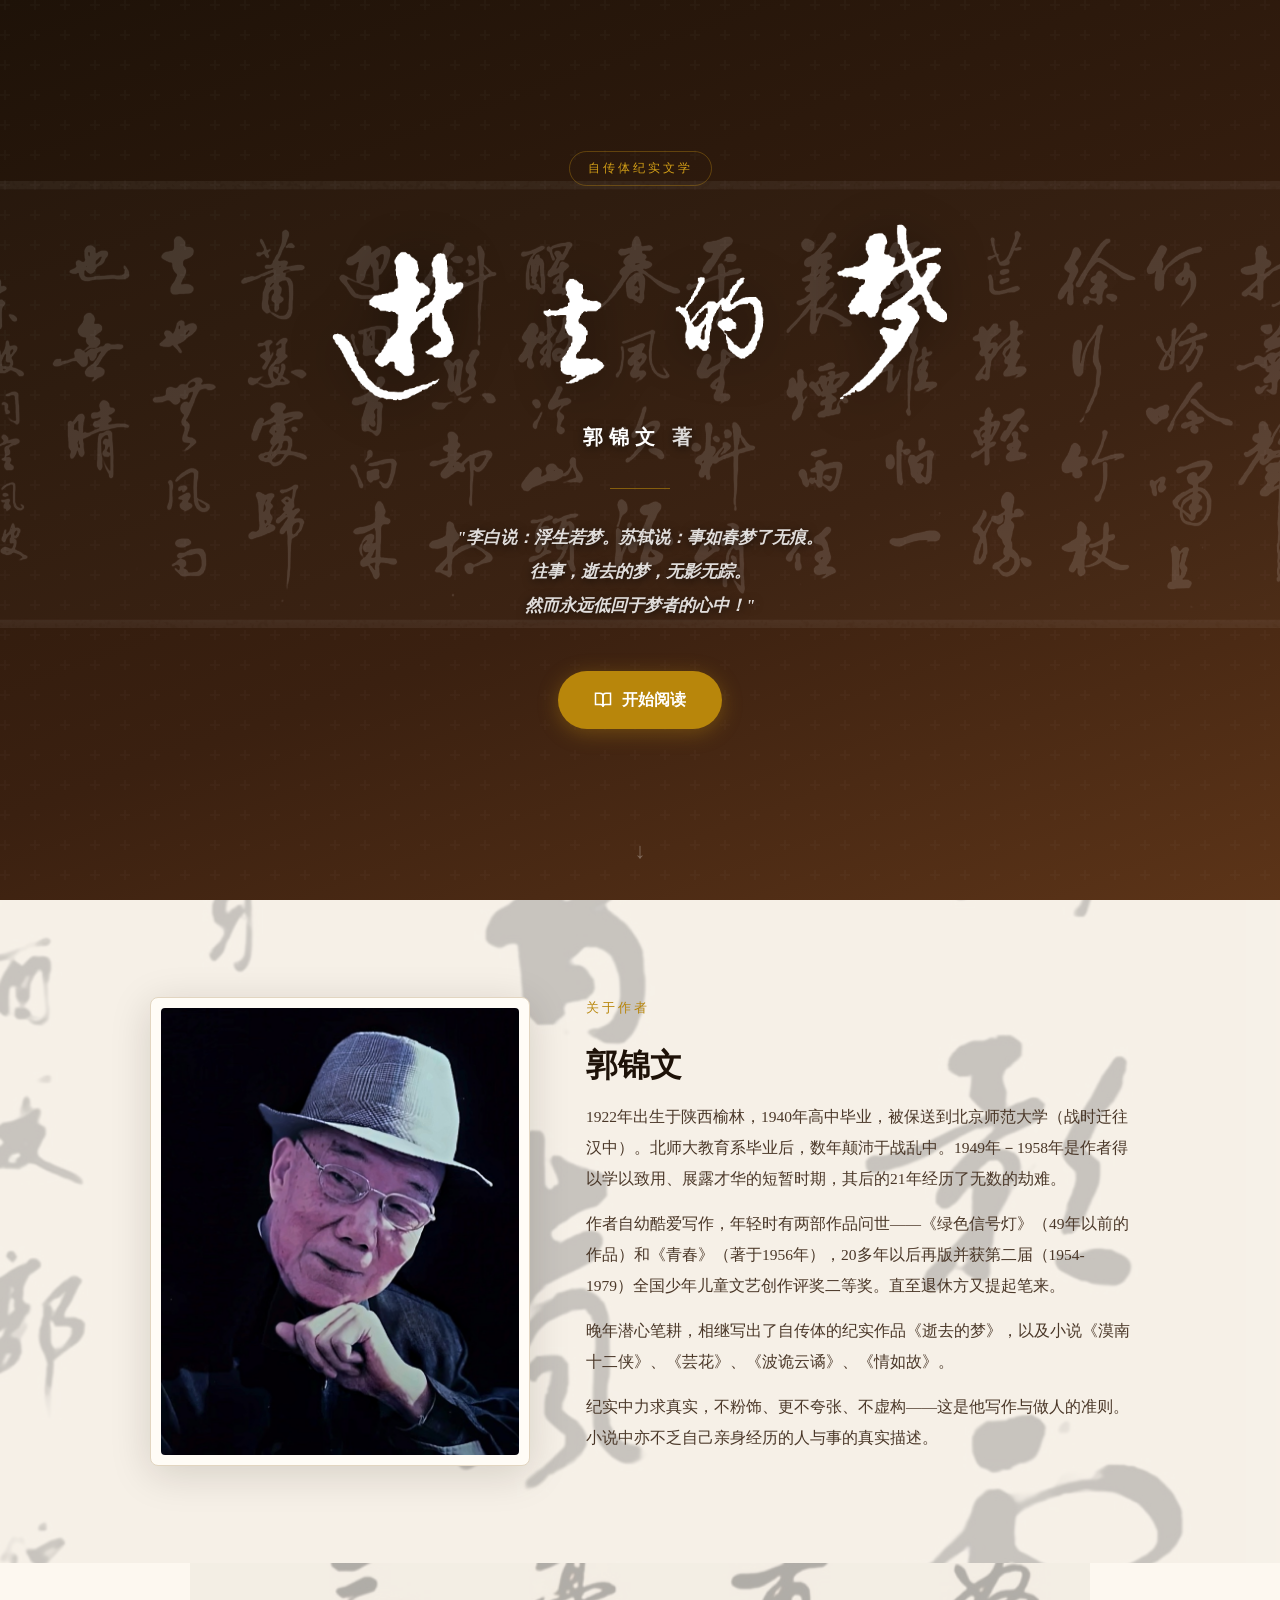
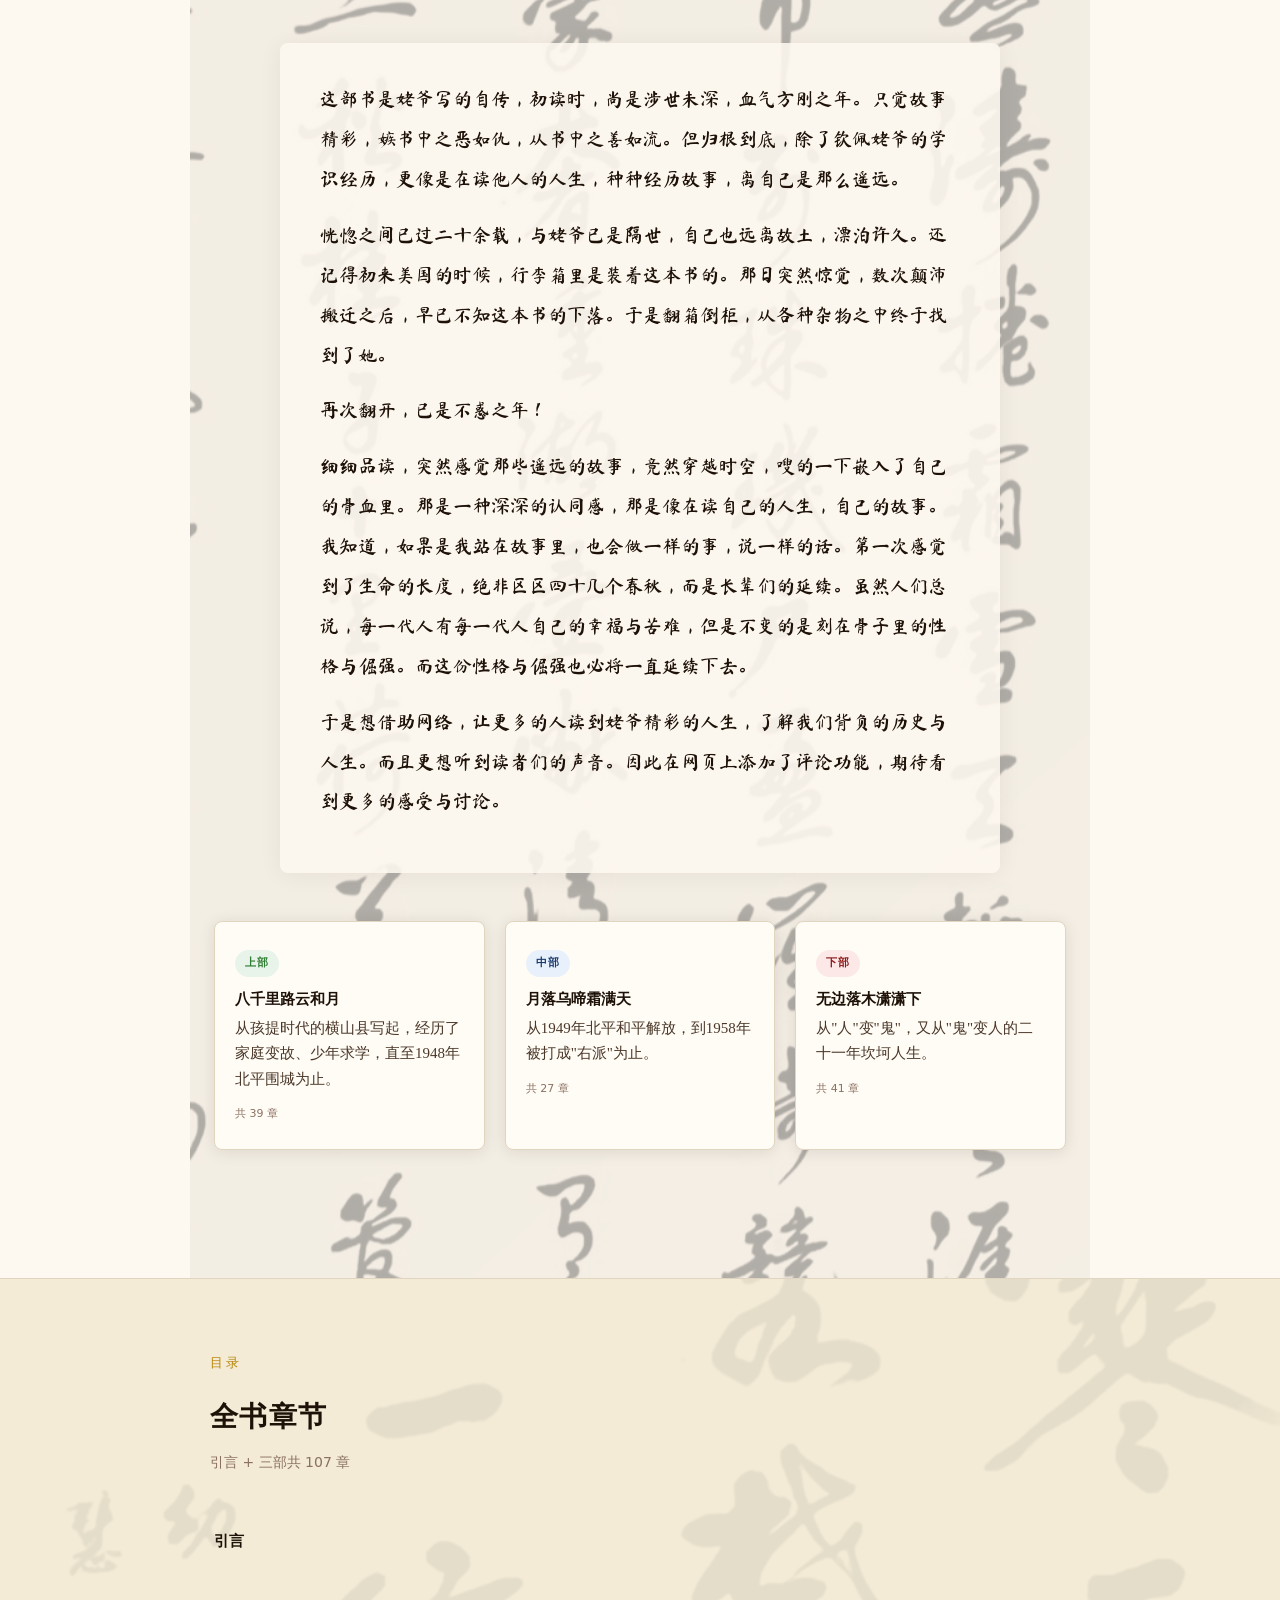
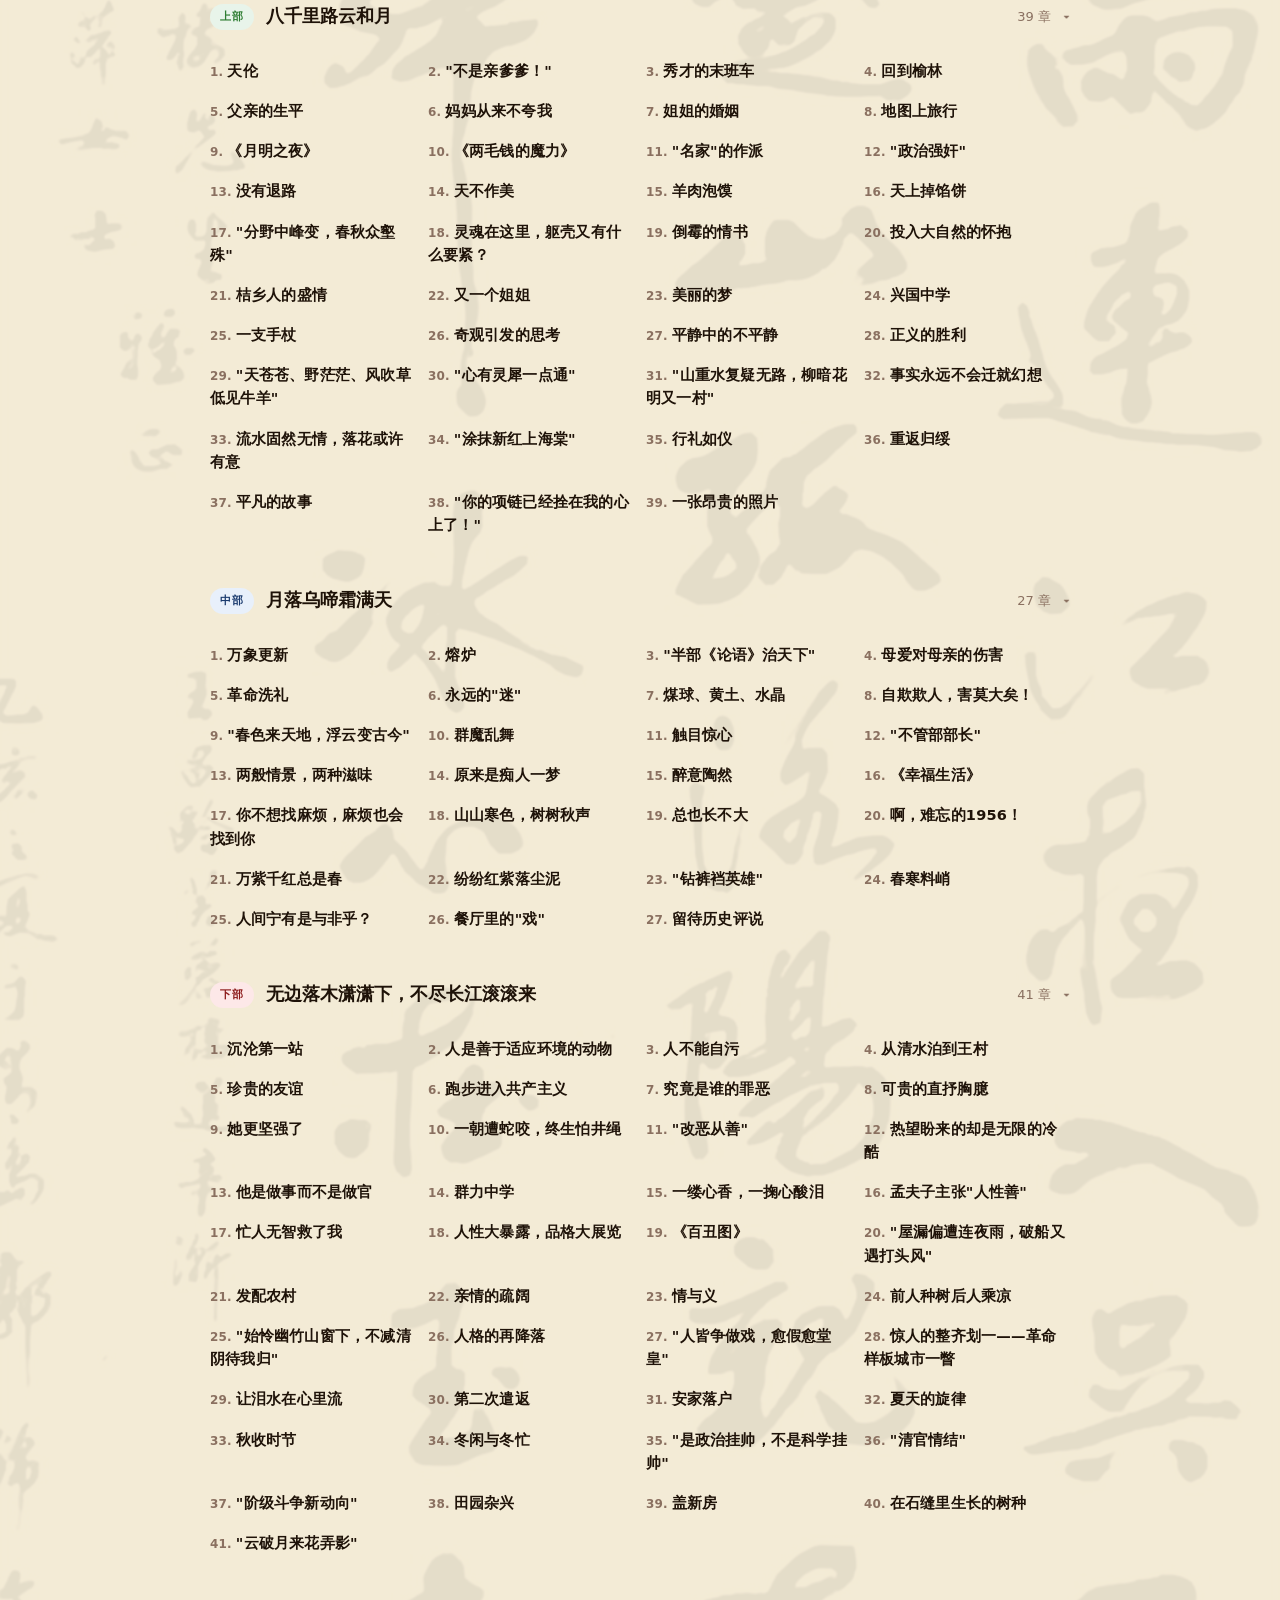
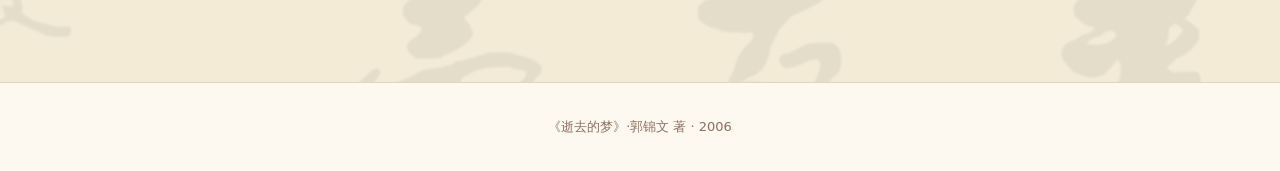
<file: index.html>
<!DOCTYPE html>
<html lang="zh-CN">
<head>
<meta charset="UTF-8">
<meta name="viewport" content="width=device-width, initial-scale=1.0">
<title>逝去的梦 — 郭锦文 著</title>
<link rel="stylesheet" href="css/style.css?v=21">
<style>
.intro-quote {
  background: var(--paper-card);
  border-left: 3px solid var(--gold);
  padding: 20px 24px;
  margin: 32px 0;
  border-radius: 0 var(--radius) var(--radius) 0;
  font-style: italic;
  color: var(--ink-light);
  font-size: 15px;
  line-height: 2;
}
.part-cards {
  display: grid;
  grid-template-columns: repeat(3, 1fr);
  gap: 20px;
  margin: 48px 0;
}
@media (max-width: 660px) {
  .part-cards { grid-template-columns: 1fr; gap: 16px; }
}
.part-card {
  background: var(--paper-card);
  border: 1px solid var(--border);
  border-radius: var(--radius);
  padding: 24px 20px;
  box-shadow: var(--shadow);
  transition: box-shadow 0.2s, transform 0.2s;
  cursor: pointer;
  text-decoration: none;
  display: block;
  color: inherit;
}
.part-card:hover {
  box-shadow: var(--shadow-lg);
  transform: translateY(-3px);
  text-decoration: none;
  color: inherit;
}
.part-card-badge {
  font-family: var(--font-ui);
  font-size: 11px;
  font-weight: 700;
  letter-spacing: 1px;
  text-transform: uppercase;
  padding: 3px 10px;
  border-radius: 20px;
  display: inline-block;
  margin-bottom: 12px;
}
.part-card-title { font-size: 15px; font-weight: 700; margin-bottom: 6px; line-height: 1.4; }
.part-card-subtitle { font-size: 12px; color: var(--ink-faint); font-family: var(--font-ui); margin-bottom: 12px; }
.part-card-desc { font-size: 15px; color: var(--ink-light); line-height: 1.7; }
.part-card-count { font-size: 11px; color: var(--ink-faint); font-family: var(--font-ui); margin-top: 12px; }

/* Continue reading banner */
.continue-banner {
  display: none;
  position: fixed;
  bottom: 24px;
  left: 50%;
  transform: translateX(-50%);
  background: var(--ink);
  color: #fff;
  border-radius: 50px;
  padding: 14px 24px;
  display: none;
  align-items: center;
  gap: 16px;
  box-shadow: 0 8px 32px rgba(0,0,0,0.35);
  z-index: 100;
  max-width: calc(100vw - 32px);
  animation: slideUp 0.4s ease;
}
@keyframes slideUp {
  from { transform: translateX(-50%) translateY(20px); opacity: 0; }
  to   { transform: translateX(-50%) translateY(0);    opacity: 1; }
}
.continue-banner.visible { display: flex; }
.continue-text { font-family: var(--font-ui); font-size: 13px; line-height: 1.4; }
.continue-text strong { display: block; font-size: 14px; white-space: nowrap; overflow: hidden; text-overflow: ellipsis; max-width: 200px; }
.continue-text span { color: rgba(255,255,255,0.55); font-size: 12px; }
.continue-btn {
  background: var(--gold);
  color: #fff;
  border: none;
  border-radius: 50px;
  padding: 8px 20px;
  font-family: var(--font-ui);
  font-size: 13px;
  font-weight: 600;
  cursor: pointer;
  white-space: nowrap;
  text-decoration: none;
}
.continue-btn:hover { background: var(--gold-light); color: #fff; text-decoration: none; }
.continue-close {
  background: none;
  border: none;
  color: rgba(255,255,255,0.4);
  font-size: 18px;
  cursor: pointer;
  padding: 0 4px;
  line-height: 1;
  flex-shrink: 0;
}
.continue-close:hover { color: rgba(255,255,255,0.8); }
</style>
</head>
<body>

<!-- Hero -->
<section class="hero">
  <div class="hero-inner">
    <div class="hero-badge">自传体纪实文学</div>
    <h1 class="hero-title"><img src="img/title-calligraphy.png" alt="逝去的梦"></h1>
    <p class="hero-author"><span>郭锦文</span> 著</p>
    <div class="hero-divider"></div>
    <p class="hero-tagline">
      "李白说：浮生若梦。苏轼说：事如春梦了无痕。<br>
      往事，逝去的梦，无影无踪。<br>
      然而永远低回于梦者的心中！"
    </p>
    <a href="read.html" class="hero-cta">
      <svg width="18" height="18" viewBox="0 0 24 24" fill="none" stroke="currentColor" stroke-width="2"><path d="M2 3h6a4 4 0 0 1 4 4v14a3 3 0 0 0-3-3H2z"/><path d="M22 3h-6a4 4 0 0 0-4 4v14a3 3 0 0 1 3-3h7z"/></svg>
      开始阅读
    </a>
  </div>
  <div class="hero-scroll">↓</div>
</section>

<!-- Author -->
<section class="author-section" id="author-section">
  <div class="author-inner">
    <div class="author-portrait-frame">
      <img src="img/author-portrait.jpg" alt="作者郭锦文" loading="lazy">
    </div>
    <div>
      <div class="section-title">关于作者</div>
      <h2 class="author-name">郭锦文</h2>
      <div class="author-bio">
        <p>1922年出生于陕西榆林，1940年高中毕业，被保送到北京师范大学（战时迁往汉中）。北师大教育系毕业后，数年颠沛于战乱中。1949年－1958年是作者得以学以致用、展露才华的短暂时期，其后的21年经历了无数的劫难。</p>
        <p>作者自幼酷爱写作，年轻时有两部作品问世——《绿色信号灯》（49年以前的作品）和《青春》（著于1956年），20多年以后再版并获第二届（1954-1979）全国少年儿童文艺创作评奖二等奖。直至退休方又提起笔来。</p>
        <p>晚年潜心笔耕，相继写出了自传体的纪实作品《逝去的梦》，以及小说《漠南十二侠》、《芸花》、《波诡云谲》、《情如故》。</p>
        <p>纪实中力求真实，不粉饰、更不夸张、不虚构——这是他写作与做人的准则。小说中亦不乏自己亲身经历的人与事的真实描述。</p>
      </div>
    </div>
  </div>
</section>

<!-- About -->
<section class="about-section ink-bg ink-bg-wanghaichao" id="about-section">
  <div class="about-text preface-text">
    <p>这部书是姥爷写的自传，初读时，尚是涉世未深，血气方刚之年。只觉故事精彩，嫉书中之恶如仇，从书中之善如流。但归根到底，除了钦佩姥爷的学识经历，更像是在读他人的人生，种种经历故事，离自己是那么遥远。</p>
    <p>恍惚之间已过二十余载，与姥爷已是隔世，自己也远离故土，漂泊许久。还记得初来美国的时候，行李箱里是装着这本书的。那日突然惊觉，数次颠沛搬迁之后，早已不知这本书的下落。于是翻箱倒柜，从各种杂物之中终于找到了她。</p>
    <p>再次翻开，已是不惑之年！</p>
    <p>细细品读，突然感觉那些遥远的故事，竟然穿越时空，嗖的一下嵌入了自己的骨血里。那是一种深深的认同感，那是像在读自己的人生，自己的故事。我知道，如果是我站在故事里，也会做一样的事，说一样的话。第一次感觉到了生命的长度，绝非区区四十几个春秋，而是长辈们的延续。虽然人们总说，每一代人有每一代人自己的幸福与苦难，但是不变的是刻在骨子里的性格与倔强。而这份性格与倔强也必将一直延续下去。</p>
    <p>于是想借助网络，让更多的人读到姥爷精彩的人生，了解我们背负的历史与人生。而且更想听到读者们的声音。因此在网页上添加了评论功能，期待看到更多的感受与讨论。</p>
  </div>

  <!-- Part cards -->
  <div class="part-cards">
    <a href="read.html#p1c01" class="part-card">
      <div class="part-card-badge badge-1">上部</div>
      <div class="part-card-title">八千里路云和月</div>
      <div class="part-card-desc">从孩提时代的横山县写起，经历了家庭变故、少年求学，直至1948年北平围城为止。</div>
      <div class="part-card-count">共 39 章</div>
    </a>
    <a href="read.html#p2c01" class="part-card">
      <div class="part-card-badge badge-2">中部</div>
      <div class="part-card-title">月落乌啼霜满天</div>
      <div class="part-card-desc">从1949年北平和平解放，到1958年被打成"右派"为止。</div>
      <div class="part-card-count">共 27 章</div>
    </a>
    <a href="read.html#p3c01" class="part-card">
      <div class="part-card-badge badge-3">下部</div>
      <div class="part-card-title">无边落木潇潇下</div>
      <div class="part-card-desc">从"人"变"鬼"，又从"鬼"变人的二十一年坎坷人生。</div>
      <div class="part-card-count">共 41 章</div>
    </a>
  </div>
</section>

<!-- Table of Contents -->
<section class="toc-section ink-bg ink-bg-furonglou" id="toc-section">
  <div class="toc-inner">
    <div class="section-title">目录</div>
    <h2 class="toc-heading">全书章节</h2>
    <p class="toc-subheading">引言 + 三部共 107 章</p>

    <div class="toc-part" id="toc-intro">
      <div class="toc-list" style="margin-bottom:24px;">
        <div class="toc-item"><a href="read.html#p0c00"><span class="toc-num"></span>引言</a></div>
      </div>
    </div>

    <div class="toc-part" id="toc-p1">
      <div class="toc-part-header" onclick="togglePart('toc-p1')">
        <div class="toc-part-badge badge-1">上部</div>
        <div class="toc-part-name">八千里路云和月</div>
        <div class="toc-part-sub">39 章</div>
        <div class="toc-toggle">▾</div>
      </div>
      <ul class="toc-list" id="list-p1"></ul>
    </div>

    <div class="toc-part" id="toc-p2">
      <div class="toc-part-header" onclick="togglePart('toc-p2')">
        <div class="toc-part-badge badge-2">中部</div>
        <div class="toc-part-name">月落乌啼霜满天</div>
        <div class="toc-part-sub">27 章</div>
        <div class="toc-toggle">▾</div>
      </div>
      <ul class="toc-list" id="list-p2"></ul>
    </div>

    <div class="toc-part" id="toc-p3">
      <div class="toc-part-header" onclick="togglePart('toc-p3')">
        <div class="toc-part-badge badge-3">下部</div>
        <div class="toc-part-name">无边落木潇潇下，不尽长江滚滚来</div>
        <div class="toc-part-sub">41 章</div>
        <div class="toc-toggle">▾</div>
      </div>
      <ul class="toc-list" id="list-p3"></ul>
    </div>
  </div>
</section>

<!-- Continue Reading Banner -->
<div class="continue-banner" id="continue-banner">
  <div class="continue-text">
    <strong id="continue-title"></strong>
    <span>上次阅读位置</span>
  </div>
  <a href="#" class="continue-btn" id="continue-link">继续阅读</a>
  <button class="continue-close" onclick="dismissBanner()" aria-label="关闭">×</button>
</div>

<footer class="landing-footer">
  <p>《逝去的梦》·郭锦文 著 · 2006</p>
</footer>

<script src="js/bookdata.js"></script>
<script>
function togglePart(id) {
  document.getElementById(id).classList.toggle('collapsed');
}

// Continue reading banner
const BOOKMARK_KEY = 'sjdm_bookmark';
function dismissBanner() {
  document.getElementById('continue-banner').classList.remove('visible');
}
try {
  const bm = JSON.parse(localStorage.getItem(BOOKMARK_KEY) || 'null');
  if (bm && bm.idx > 0 && bm.title) {
    document.getElementById('continue-title').textContent = bm.title;
    document.getElementById('continue-link').href = 'read.html#' + bm.id;
    setTimeout(() => document.getElementById('continue-banner').classList.add('visible'), 600);
  }
} catch {}

// Populate TOC from book data
const lists = { 1: 'list-p1', 2: 'list-p2', 3: 'list-p3' };
BOOK_DATA.forEach(ch => {
  if (ch.part === 0) return;
  const ul = document.getElementById(lists[ch.part]);
  if (!ul) return;
  const li = document.createElement('li');
  li.className = 'toc-item';
  li.innerHTML = `<a href="read.html#${ch.id}"><span class="toc-num">${ch.num}.</span>${ch.title}</a>`;
  ul.appendChild(li);
});
</script>
</body>
</html>
</file>
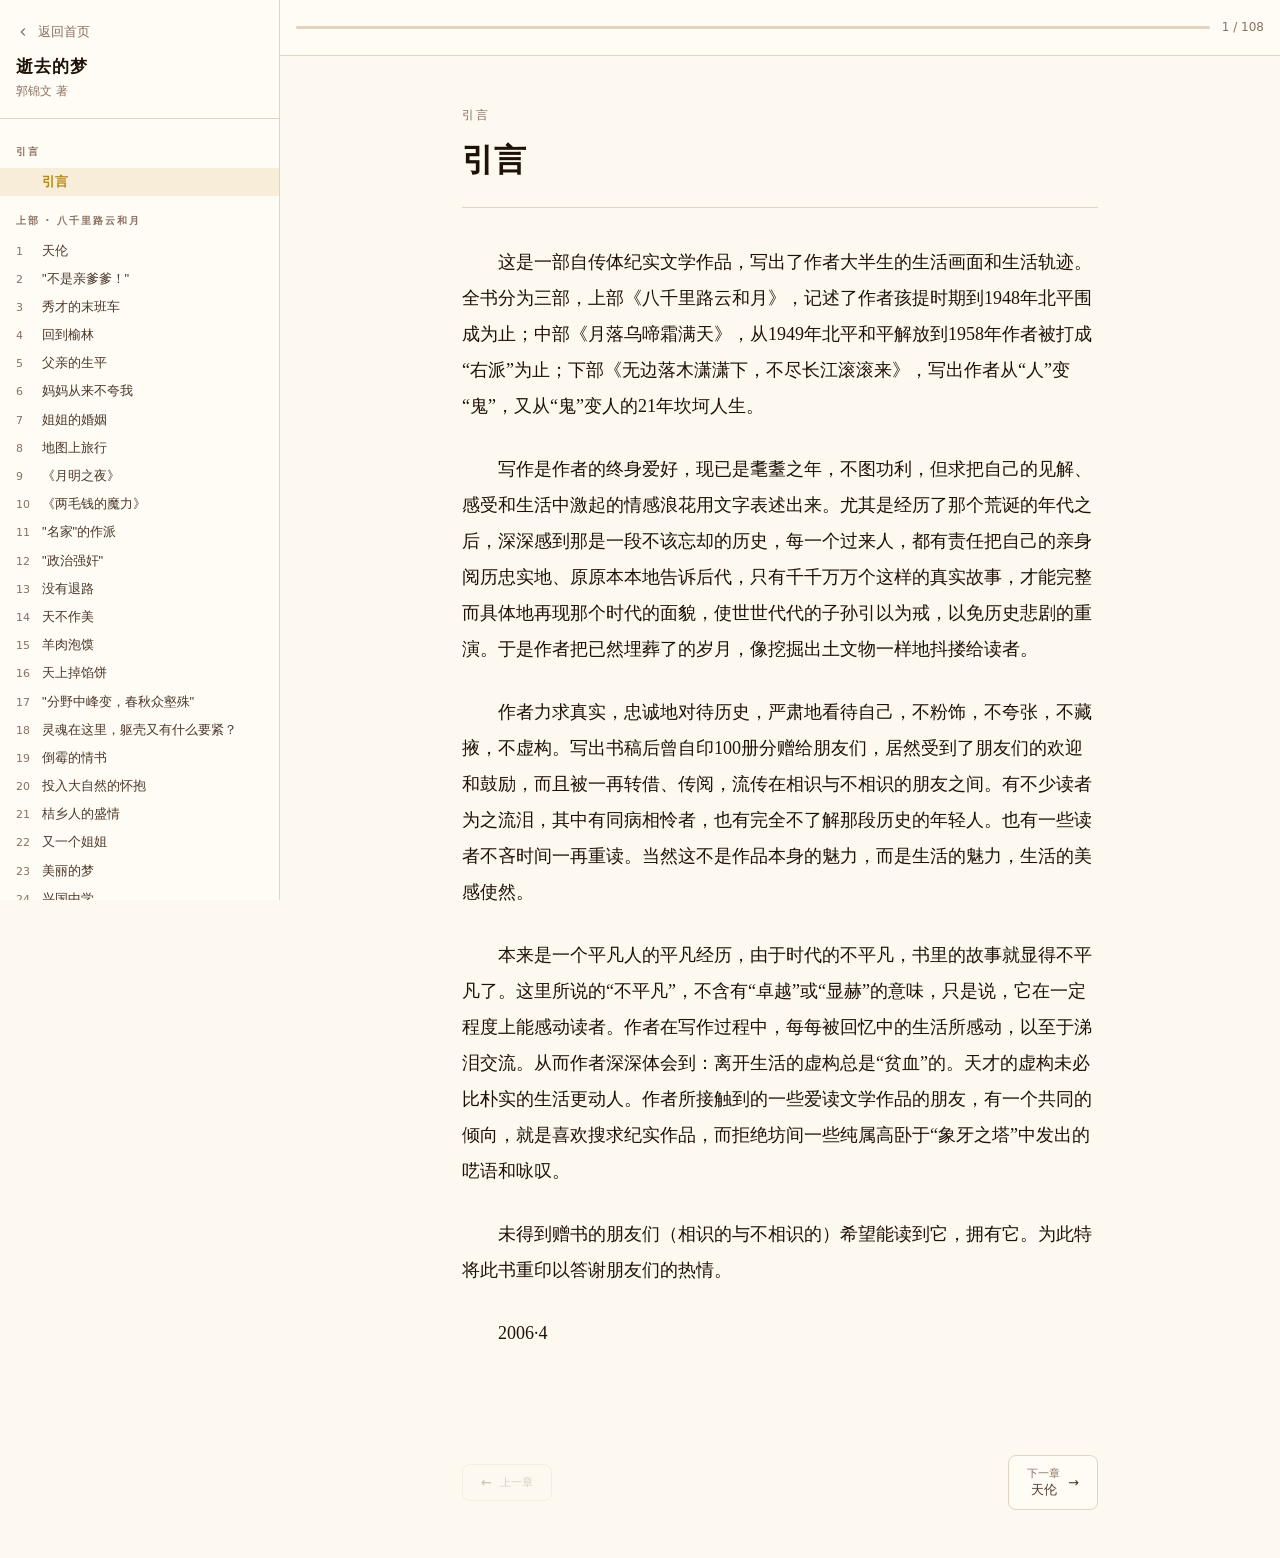
<file: read.html>
<!DOCTYPE html>
<html lang="zh-CN">
<head>
<meta charset="UTF-8">
<meta name="viewport" content="width=device-width, initial-scale=1.0">
<title>阅读 — 逝去的梦</title>
<link rel="stylesheet" href="css/style.css">
</head>
<body>

<div class="sidebar-overlay" id="sidebar-overlay" onclick="closeSidebar()"></div>

<div class="reader-layout">

  <!-- Sidebar -->
  <aside class="sidebar" id="sidebar">
    <div class="sidebar-header">
      <a href="index.html" class="sidebar-home">
        <svg width="14" height="14" viewBox="0 0 24 24" fill="none" stroke="currentColor" stroke-width="2"><polyline points="15 18 9 12 15 6"/></svg>
        返回首页
      </a>
      <div class="sidebar-book-title">逝去的梦</div>
      <div class="sidebar-book-author">郭锦文 著</div>
    </div>
    <nav class="sidebar-nav" id="sidebar-nav">
      <!-- Populated by JS -->
    </nav>
  </aside>

  <!-- Main -->
  <main class="reader-main">

    <!-- Top bar -->
    <div class="reader-topbar">
      <button class="topbar-menu-btn" id="menu-btn" onclick="openSidebar()" aria-label="目录">
        <svg width="20" height="20" viewBox="0 0 24 24" fill="none" stroke="currentColor" stroke-width="2"><line x1="3" y1="12" x2="21" y2="12"/><line x1="3" y1="6" x2="21" y2="6"/><line x1="3" y1="18" x2="21" y2="18"/></svg>
      </button>
      <div class="topbar-progress-wrap">
        <div class="topbar-progress-bar" id="progress-bar" style="width:0%"></div>
      </div>
      <div class="topbar-chapter-info" id="topbar-info"></div>
    </div>

    <!-- Chapter content -->
    <article class="chapter-wrap" id="chapter-wrap">
      <div class="chapter-meta" id="chapter-meta"></div>
      <h1 class="chapter-title" id="chapter-title"></h1>
      <div class="chapter-body" id="chapter-body"></div>
    </article>

    <!-- Navigation -->
    <div class="chapter-nav">
      <button class="nav-btn nav-btn-prev" id="btn-prev" onclick="navigate(-1)">
        <span>←</span>
        <div>
          <span class="btn-label">上一章</span>
          <span id="prev-title"></span>
        </div>
      </button>
      <button class="nav-btn nav-btn-next" id="btn-next" onclick="navigate(1)">
        <span>→</span>
        <div>
          <span class="btn-label">下一章</span>
          <span id="next-title"></span>
        </div>
      </button>
    </div>

  </main>
</div>

<script src="js/bookdata.js"></script>
<script src="js/supabase.min.js"></script>
<script>
// ---- Bookmark ----
const BOOKMARK_KEY = 'sjdm_bookmark';

function saveBookmark(idx) {
  const ch = BOOK_DATA[idx];
  if (!ch) return;
  localStorage.setItem(BOOKMARK_KEY, JSON.stringify({ idx, id: ch.id, title: ch.title, ts: Date.now() }));
}

function loadBookmark() {
  try {
    const raw = localStorage.getItem(BOOKMARK_KEY);
    return raw ? JSON.parse(raw) : null;
  } catch { return null; }
}

// ---- State ----
let currentIdx = 0;

function escHtml(s) {
  return s.replace(/&/g,'&amp;').replace(/</g,'&lt;').replace(/>/g,'&gt;');
}

// ==========================================================
// Inline annotations — select a phrase, comment on it,
// like Google Docs. Backed by Supabase (shared across all
// deployments/visitors).
// ==========================================================
const sb = window.supabase.createClient(
  'https://hhrsebzfxggjbnrxvdzh.supabase.co',
  'sb_publishable_WkgTRX1EiKm3aU2B4DO6mA_bcYR23Tf'
);
const COMMENT_NAME_KEY = 'sjdm_comment_name';

let currentChapterComments = []; // all comments for the chapter on screen
let pendingSelection = null;     // { pIdx, startOffset, endOffset, quote, rect }

function formatAnnotDate(iso) {
  const d = new Date(iso);
  return d.toLocaleString('zh-CN', { year: 'numeric', month: '2-digit', day: '2-digit', hour: '2-digit', minute: '2-digit' });
}

function getSavedName() {
  try { return localStorage.getItem(COMMENT_NAME_KEY) || ''; } catch { return ''; }
}
function saveName(name) {
  try { localStorage.setItem(COMMENT_NAME_KEY, name); } catch {}
}

// Walk a paragraph's DOM (plain text + <mark> children) to compute the
// plain-text character offset of (node, nodeOffset). This stays correct
// whether or not highlight <mark> tags are already present.
function getOffsetInParagraph(pEl, targetNode, targetOffset) {
  let offset = 0;
  let found = false;
  (function walk(node) {
    if (found) return;
    if (node === targetNode) {
      offset += targetOffset;
      found = true;
      return;
    }
    if (node.nodeType === Node.TEXT_NODE) {
      offset += node.textContent.length;
      return;
    }
    for (const child of node.childNodes) {
      walk(child);
      if (found) return;
    }
  })(pEl);
  return offset;
}

// Merge overlapping/adjacent comment ranges in one paragraph so a phrase
// commented on by multiple people renders as a single highlighted span.
function mergeRanges(comments) {
  const sorted = [...comments].sort((a, b) => a.start_offset - b.start_offset);
  const merged = [];
  for (const c of sorted) {
    const last = merged[merged.length - 1];
    if (last && c.start_offset <= last.end) {
      last.end = Math.max(last.end, c.end_offset);
      last.ids.push(c.id);
    } else {
      merged.push({ start: c.start_offset, end: c.end_offset, ids: [c.id] });
    }
  }
  return merged;
}

function buildParagraphHTML(text, pIdx) {
  const comments = currentChapterComments.filter(c => c.paragraph_index === pIdx);
  if (comments.length === 0) return escHtml(text);
  const ranges = mergeRanges(comments);
  let html = '';
  let cursor = 0;
  for (const r of ranges) {
    const start = Math.max(0, Math.min(r.start, text.length));
    const end = Math.max(start, Math.min(r.end, text.length));
    if (start > cursor) html += escHtml(text.slice(cursor, start));
    html += `<mark class="hl-comment" data-ids="${r.ids.join(',')}">${escHtml(text.slice(start, end))}</mark>`;
    cursor = end;
  }
  if (cursor < text.length) html += escHtml(text.slice(cursor));
  return html;
}

function renderParagraphs() {
  const ch = BOOK_DATA[currentIdx];
  const body = document.getElementById('chapter-body');
  body.innerHTML = ch.paragraphs.map((p, i) => `<p data-p-idx="${i}">${buildParagraphHTML(p, i)}</p>`).join('');
}

async function loadChapterComments(chapterId) {
  const { data, error } = await sb
    .from('comments')
    .select('*')
    .eq('chapter_id', chapterId)
    .order('start_offset', { ascending: true });

  if (chapterId !== BOOK_DATA[currentIdx].id) return; // chapter changed while loading
  currentChapterComments = error ? [] : (data || []);
  renderParagraphs();
}

// ---- Floating "+ 评论" button, add-comment popup, and thread popover ----
function ensureAnnotationDOM() {
  if (document.getElementById('annot-add-btn')) return;

  const btn = document.createElement('button');
  btn.id = 'annot-add-btn';
  btn.className = 'annot-btn';
  btn.textContent = '+ 评论';
  btn.style.display = 'none';
  btn.addEventListener('mousedown', (e) => e.preventDefault()); // keep selection alive
  btn.addEventListener('click', () => {
    if (pendingSelection) showAddPopup(pendingSelection);
  });
  document.body.appendChild(btn);

  const popup = document.createElement('div');
  popup.id = 'annot-popup';
  popup.className = 'annot-popup';
  popup.style.display = 'none';
  popup.innerHTML =
    '<div class="annot-popup-quote" id="annot-popup-quote"></div>' +
    '<input type="text" id="annot-name" placeholder="您的称呼" maxlength="60">' +
    '<textarea id="annot-body" placeholder="写下您的评论…" maxlength="2000" rows="3"></textarea>' +
    '<div class="annot-popup-row">' +
    '<span class="annot-hint" id="annot-hint"></span>' +
    '<button class="annot-btn-cancel" id="annot-cancel" type="button">取消</button>' +
    '<button class="annot-btn-submit" id="annot-submit" type="button">发表</button>' +
    '</div>';
  document.body.appendChild(popup);
  popup.addEventListener('mousedown', (e) => e.stopPropagation());
  document.getElementById('annot-cancel').addEventListener('click', hideAddPopup);
  document.getElementById('annot-submit').addEventListener('click', submitPendingAnnotation);

  const thread = document.createElement('div');
  thread.id = 'annot-thread';
  thread.className = 'annot-thread';
  thread.style.display = 'none';
  document.body.appendChild(thread);
  thread.addEventListener('mousedown', (e) => e.stopPropagation());
}

function hideAddButton() {
  const btn = document.getElementById('annot-add-btn');
  if (btn) btn.style.display = 'none';
  pendingSelection = null;
}

function showAddButton(rect, selInfo) {
  pendingSelection = selInfo;
  const btn = document.getElementById('annot-add-btn');
  const top = Math.max(8, rect.top - 40);
  const left = Math.min(window.innerWidth - 90, Math.max(8, rect.left));
  btn.style.top = top + 'px';
  btn.style.left = left + 'px';
  btn.style.display = 'block';
}

function positionPopupNear(el, rect) {
  const width = el.offsetWidth || 280;
  let left = Math.min(window.innerWidth - width - 12, Math.max(12, rect.left));
  let top = rect.bottom + 8;
  if (top + 260 > window.innerHeight) top = Math.max(8, rect.top - 268);
  el.style.left = left + 'px';
  el.style.top = top + 'px';
}

function showAddPopup(selInfo) {
  ensureAnnotationDOM();
  hideThread();
  const popup = document.getElementById('annot-popup');
  document.getElementById('annot-popup-quote').textContent = '“' + selInfo.quote + '”';
  document.getElementById('annot-name').value = getSavedName();
  document.getElementById('annot-body').value = '';
  document.getElementById('annot-hint').textContent = '';
  popup.dataset.pIdx = selInfo.pIdx;
  popup.dataset.start = selInfo.startOffset;
  popup.dataset.end = selInfo.endOffset;
  popup.dataset.quote = selInfo.quote;
  popup.style.display = 'block';
  positionPopupNear(popup, selInfo.rect);
  hideAddButton();
  document.getElementById('annot-body').focus();
}

function hideAddPopup() {
  const popup = document.getElementById('annot-popup');
  if (popup) popup.style.display = 'none';
  window.getSelection().removeAllRanges();
}

async function submitPendingAnnotation() {
  const popup = document.getElementById('annot-popup');
  const name = document.getElementById('annot-name').value.trim();
  const body = document.getElementById('annot-body').value.trim();
  const hint = document.getElementById('annot-hint');
  hint.textContent = '';

  if (!name || !body) { hint.textContent = '请填写称呼和评论内容。'; return; }
  if (name.length > 60 || body.length > 2000) { hint.textContent = '内容过长，请精简。'; return; }

  const submitBtn = document.getElementById('annot-submit');
  submitBtn.disabled = true;
  submitBtn.textContent = '发送中…';

  const ch = BOOK_DATA[currentIdx];
  const { error } = await sb.from('comments').insert({
    chapter_id: ch.id,
    chapter_title: ch.title,
    paragraph_index: parseInt(popup.dataset.pIdx, 10),
    start_offset: parseInt(popup.dataset.start, 10),
    end_offset: parseInt(popup.dataset.end, 10),
    quote: popup.dataset.quote,
    name,
    body,
  });

  submitBtn.disabled = false;
  submitBtn.textContent = '发表';

  if (error) { hint.textContent = '发送失败，请检查网络后重试。'; return; }

  saveName(name);
  hideAddPopup();
  loadChapterComments(ch.id);
}

function showThread(markEl) {
  ensureAnnotationDOM();
  hideAddPopup();
  const ids = markEl.dataset.ids.split(',').map(s => parseInt(s, 10));
  const items = currentChapterComments
    .filter(c => ids.includes(c.id))
    .sort((a, b) => new Date(a.created_at) - new Date(b.created_at));
  if (items.length === 0) return;

  const thread = document.getElementById('annot-thread');
  thread.innerHTML =
    '<button class="annot-thread-close" id="annot-thread-close">&times;</button>' +
    `<div class="annot-thread-quote">“${escHtml(items[0].quote)}”</div>` +
    items.map(c => `
      <div class="annot-thread-item">
        <div class="annot-thread-head">
          <span class="annot-thread-name">${escHtml(c.name)}</span>
          <span class="annot-thread-date">${formatAnnotDate(c.created_at)}</span>
        </div>
        <div class="annot-thread-body">${escHtml(c.body)}</div>
      </div>
    `).join('') +
    '<button class="annot-thread-reply" id="annot-thread-reply">+ 追加评论</button>';

  thread.style.display = 'block';
  const rect = markEl.getBoundingClientRect();
  positionPopupNear(thread, rect);

  document.getElementById('annot-thread-close').addEventListener('click', hideThread);
  document.getElementById('annot-thread-reply').addEventListener('click', () => {
    const first = items[0];
    hideThread();
    showAddPopup({
      pIdx: first.paragraph_index,
      startOffset: first.start_offset,
      endOffset: first.end_offset,
      quote: first.quote,
      rect,
    });
  });
}

function hideThread() {
  const thread = document.getElementById('annot-thread');
  if (thread) thread.style.display = 'none';
}

function handleSelectionEnd() {
  const sel = window.getSelection();
  const chapterBody = document.getElementById('chapter-body');
  if (!sel || sel.isCollapsed || sel.rangeCount === 0 || !chapterBody) { hideAddButton(); return; }

  const range = sel.getRangeAt(0);
  if (!chapterBody.contains(range.startContainer) || !chapterBody.contains(range.endContainer)) {
    hideAddButton();
    return;
  }

  const startP = (range.startContainer.nodeType === Node.TEXT_NODE ? range.startContainer.parentElement : range.startContainer).closest('p[data-p-idx]');
  const endP = (range.endContainer.nodeType === Node.TEXT_NODE ? range.endContainer.parentElement : range.endContainer).closest('p[data-p-idx]');
  if (!startP || !endP || startP !== endP) { hideAddButton(); return; }

  const text = sel.toString();
  if (!text.trim()) { hideAddButton(); return; }

  const pIdx = parseInt(startP.dataset.pIdx, 10);
  const startOffset = getOffsetInParagraph(startP, range.startContainer, range.startOffset);
  const endOffset = getOffsetInParagraph(startP, range.endContainer, range.endOffset);
  const rect = range.getBoundingClientRect();

  showAddButton(rect, { pIdx, startOffset, endOffset, quote: text.trim(), rect });
}

function initAnnotationUI() {
  ensureAnnotationDOM();
  document.addEventListener('mouseup', (e) => {
    if (e.target.closest('#annot-add-btn, #annot-popup, #annot-thread')) return;
    setTimeout(handleSelectionEnd, 0);
  });
  document.addEventListener('touchend', (e) => {
    if (e.target.closest('#annot-add-btn, #annot-popup, #annot-thread')) return;
    setTimeout(handleSelectionEnd, 0);
  });
  document.getElementById('chapter-body').addEventListener('click', (e) => {
    const mark = e.target.closest('mark.hl-comment');
    if (mark) showThread(mark);
  });
  document.addEventListener('mousedown', (e) => {
    if (!e.target.closest('#annot-add-btn, #annot-popup, #annot-thread, mark.hl-comment')) {
      hideAddButton();
      hideThread();
    }
  });
  window.addEventListener('resize', () => { hideAddButton(); hideThread(); });
}

// ---- Build sidebar ----
const nav = document.getElementById('sidebar-nav');
const partLabels = {
  0: '引言',
  1: '上部 · 八千里路云和月',
  2: '中部 · 月落乌啼霜满天',
  3: '下部 · 无边落木潇潇下',
};
const partColors = { 1: 'badge-1', 2: 'badge-2', 3: 'badge-3' };

let lastPart = -1;
BOOK_DATA.forEach((ch, idx) => {
  if (ch.part !== lastPart) {
    lastPart = ch.part;
    const label = document.createElement('div');
    label.className = 'sidebar-part-label';
    label.textContent = partLabels[ch.part] || '';
    nav.appendChild(label);
  }
  const btn = document.createElement('button');
  btn.className = 'sidebar-ch-link';
  btn.id = 'nav-' + ch.id;
  btn.innerHTML = `<span class="sidebar-ch-num">${ch.part === 0 ? '' : ch.num}</span><span>${ch.title}</span>`;
  btn.onclick = () => { goTo(idx); closeSidebar(); };
  nav.appendChild(btn);
});

// ---- Render ----
function render(idx) {
  const ch = BOOK_DATA[idx];
  if (!ch) return;

  currentIdx = idx;
  currentChapterComments = [];
  hideAddButton();
  hideThread();

  // Update URL hash silently
  history.replaceState(null, '', '#' + ch.id);

  // Chapter meta
  const meta = ch.part === 0 ? '引言' :
    `${ch.partName} · 第 ${ch.num} 章`;
  document.getElementById('chapter-meta').textContent = meta;
  document.getElementById('chapter-title').textContent = ch.title;
  document.title = ch.title + ' — 逝去的梦';

  // Body (plain first; highlights render once comments load)
  renderParagraphs();

  // Progress
  const pct = Math.round((idx / (BOOK_DATA.length - 1)) * 100);
  document.getElementById('progress-bar').style.width = pct + '%';
  document.getElementById('topbar-info').textContent = `${idx + 1} / ${BOOK_DATA.length}`;

  // Prev / Next
  const prevBtn = document.getElementById('btn-prev');
  const nextBtn = document.getElementById('btn-next');
  prevBtn.disabled = idx === 0;
  nextBtn.disabled = idx === BOOK_DATA.length - 1;
  document.getElementById('prev-title').textContent = idx > 0 ? BOOK_DATA[idx-1].title : '';
  document.getElementById('next-title').textContent = idx < BOOK_DATA.length-1 ? BOOK_DATA[idx+1].title : '';

  // Sidebar highlight
  document.querySelectorAll('.sidebar-ch-link.active').forEach(el => el.classList.remove('active'));
  const active = document.getElementById('nav-' + ch.id);
  if (active) {
    active.classList.add('active');
    active.scrollIntoView({ block: 'nearest' });
  }

  // Scroll to top
  window.scrollTo(0, 0);

  // Auto-save bookmark
  saveBookmark(idx);

  // Load & render this chapter's annotations
  loadChapterComments(ch.id);
}

function goTo(idx) {
  render(idx);
}

function navigate(dir) {
  const next = currentIdx + dir;
  if (next >= 0 && next < BOOK_DATA.length) render(next);
}

// ---- Initial load ----
function loadFromHash() {
  const hash = location.hash.replace('#', '');
  let idx = 0;
  if (hash) {
    const found = BOOK_DATA.findIndex(ch => ch.id === hash);
    if (found >= 0) idx = found;
  } else {
    // No hash — restore bookmark if available
    const bm = loadBookmark();
    if (bm && bm.idx >= 0 && bm.idx < BOOK_DATA.length) {
      idx = bm.idx;
    }
  }
  render(idx);
}

// ---- Keyboard navigation ----
document.addEventListener('keydown', e => {
  if (e.key === 'ArrowRight' || e.key === 'ArrowDown') navigate(1);
  if (e.key === 'ArrowLeft' || e.key === 'ArrowUp') navigate(-1);
});

// ---- Mobile sidebar ----
function openSidebar() {
  document.getElementById('sidebar').classList.add('open');
  document.getElementById('sidebar-overlay').classList.add('open');
}
function closeSidebar() {
  document.getElementById('sidebar').classList.remove('open');
  document.getElementById('sidebar-overlay').classList.remove('open');
}

initAnnotationUI();
loadFromHash();
</script>
</body>
</html>
</file>
<file: css/style.css>
/* ====== Base ====== */
@font-face {
  font-family: 'Ma Shan Zheng';
  src: url('../fonts/MaShanZheng-subset.woff2?v=3') format('woff2');
  font-weight: 400;
  font-style: normal;
  font-display: swap;
}
*, *::before, *::after { box-sizing: border-box; margin: 0; padding: 0; }

:root {
  --ink: #1e1208;
  --ink-light: #4a3728;
  --ink-faint: #8a7060;
  --paper: #fdf8f0;
  --paper-dark: #f5edd8;
  --paper-card: #fffcf6;
  --gold: #b8860b;
  --gold-light: #d4a017;
  --red: #8b1a1a;
  --border: #e2d5c0;
  --shadow: 0 2px 16px rgba(30,18,8,0.10);
  --shadow-lg: 0 8px 40px rgba(30,18,8,0.15);
  --radius: 8px;
  --sidebar-w: 280px;
  --header-h: 56px;
  --font-body: 'Noto Serif SC', 'STSong', 'SimSun', 'Songti SC', Georgia, serif;
  --font-ui: 'PingFang SC', 'Microsoft YaHei', system-ui, sans-serif;
  --reading-max: 700px;
}

html { scroll-behavior: smooth; }

body {
  font-family: var(--font-body);
  background: var(--paper);
  color: var(--ink);
  line-height: 1.85;
  -webkit-font-smoothing: antialiased;
}

a { color: var(--gold); text-decoration: none; }
a:hover { color: var(--gold-light); text-decoration: underline; }

/* ====== Landing Page ====== */
.hero {
  min-height: 100vh;
  background: linear-gradient(160deg, #1e1208 0%, #3a2010 60%, #5c3418 100%);
  display: flex;
  flex-direction: column;
  align-items: center;
  justify-content: center;
  text-align: center;
  padding: 60px 24px 80px;
  position: relative;
  overflow: hidden;
}
.hero::before {
  content: '';
  position: absolute;
  inset: 0;
  background: url("data:image/svg+xml,%3Csvg width='60' height='60' viewBox='0 0 60 60' xmlns='http://www.w3.org/2000/svg'%3E%3Cg fill='none' fill-rule='evenodd'%3E%3Cg fill='%23ffffff' fill-opacity='0.02'%3E%3Cpath d='M36 34v-4h-2v4h-4v2h4v4h2v-4h4v-2h-4zm0-30V0h-2v4h-4v2h4v4h2V6h4V4h-4zM6 34v-4H4v4H0v2h4v4h2v-4h4v-2H6zM6 4V0H4v4H0v2h4v4h2V6h4V4H6z'/%3E%3C/g%3E%3C/g%3E%3C/svg%3E");
}
.hero::after {
  content: '';
  position: absolute;
  inset: 0;
  background-image: url('../img/calligraphy/dingfengbo-full.jpg');
  background-repeat: no-repeat;
  background-position: center 40%;
  background-size: 100% auto;
  filter: invert(1) grayscale(1) brightness(1.3) contrast(1.1);
  mix-blend-mode: screen;
  opacity: 0.14;
}
.hero-inner { position: relative; z-index: 1; max-width: 640px; }
.hero-badge {
  display: inline-block;
  font-family: var(--font-ui);
  font-size: 12px;
  letter-spacing: 3px;
  text-transform: uppercase;
  color: var(--gold-light);
  border: 1px solid rgba(180,130,15,0.4);
  border-radius: 20px;
  padding: 5px 18px;
  margin-bottom: 36px;
}
.hero-title {
  margin-bottom: 16px;
  line-height: 1.1;
}
.hero-title img {
  width: clamp(300px, 50vw, 620px);
  height: auto;
  display: block;
  margin: 0 auto;
  filter: drop-shadow(0 4px 24px rgba(0,0,0,0.4));
}
.hero-author {
  font-size: 20px;
  font-weight: 700;
  color: rgba(255,255,255,0.85);
  letter-spacing: 0.3em;
  margin-bottom: 32px;
  text-shadow: 0 2px 10px rgba(0,0,0,0.6);
}
.hero-author span {
  color: #fff;
}
.hero-divider {
  width: 60px;
  height: 1px;
  background: var(--gold);
  margin: 0 auto 32px;
  opacity: 0.6;
}
.hero-tagline {
  font-size: clamp(14px, 2.5vw, 17px);
  font-weight: 600;
  color: rgba(255,255,255,0.85);
  line-height: 2;
  max-width: 480px;
  margin: 0 auto 48px;
  font-style: italic;
  text-shadow: 0 2px 10px rgba(0,0,0,0.6);
}
.hero-cta {
  display: inline-flex;
  align-items: center;
  gap: 10px;
  background: var(--gold);
  color: #fff;
  font-family: var(--font-ui);
  font-size: 16px;
  font-weight: 600;
  padding: 14px 36px;
  border-radius: 50px;
  transition: background 0.2s, transform 0.2s, box-shadow 0.2s;
  box-shadow: 0 4px 20px rgba(180,130,15,0.4);
}
.hero-cta:hover {
  background: var(--gold-light);
  transform: translateY(-2px);
  box-shadow: 0 8px 28px rgba(180,130,15,0.5);
  text-decoration: none;
  color: #fff;
}
.hero-scroll {
  position: absolute;
  z-index: 1;
  bottom: 28px;
  left: 50%;
  transform: translateX(-50%);
  color: rgba(255,255,255,0.3);
  font-size: 22px;
  animation: bounce 2s infinite;
}
@keyframes bounce {
  0%, 100% { transform: translateX(-50%) translateY(0); }
  50% { transform: translateX(-50%) translateY(8px); }
}

/* About section */
.about-section {
  padding: 80px 24px;
  max-width: 900px;
  margin: 0 auto;
}
.section-title {
  font-size: 13px;
  font-family: var(--font-ui);
  letter-spacing: 3px;
  text-transform: uppercase;
  color: var(--gold);
  margin-bottom: 16px;
}
.about-grid {
  display: grid;
  grid-template-columns: 1fr 1fr;
  gap: 48px;
  align-items: start;
}
@media (max-width: 660px) {
  .about-grid { grid-template-columns: 1fr; gap: 32px; }
}
.about-text {
  font-size: 16px;
  line-height: 2;
  color: var(--ink-light);
  max-width: 720px;
  margin: 0 auto;
  background: rgba(253, 248, 240, 0.88);
  border-radius: var(--radius);
  padding: 36px 40px;
  box-shadow: 0 2px 24px rgba(30,18,8,0.06);
}
.about-text p { margin-bottom: 16px; }
.preface-text {
  font-family: 'Ma Shan Zheng', var(--font-body);
  font-size: 19px;
  line-height: 2.1;
  color: var(--ink);
}
.preface-text p { margin-bottom: 16px; }
@media (max-width: 660px) {
  .about-text { padding: 24px 22px; }
}

/* Ambient calligraphy backgrounds — faint ink-on-paper texture behind sections */
.ink-bg { position: relative; }
.ink-bg::before {
  content: '';
  position: absolute;
  inset: 0;
  z-index: 0;
  pointer-events: none;
  background-repeat: no-repeat;
  background-position: center top;
  background-size: cover;
  mix-blend-mode: multiply;
  filter: grayscale(60%) contrast(0.9);
  opacity: 0.24;
}
.ink-bg > * { position: relative; z-index: 1; }
.ink-bg-wanghaichao::before { background-image: url('../img/calligraphy/wanghaichao-full.jpg'); opacity: 0.34; }
.ink-bg-furonglou::before   { background-image: url('../img/calligraphy/furonglou-full.jpg'); opacity: 0.08; }

/* On narrow/tall mobile viewports, "cover" over-zooms a wide image trying to
   also cover the (often very tall) section height, shrinking it down to an
   unrecognizable sliver. Pin zoom to a fixed multiple of width instead. */
@media (max-width: 660px) {
  .ink-bg-wanghaichao::before { background-size: 220% auto; background-position: center 15%; }
  .ink-bg-furonglou::before   { background-size: 160% auto; background-position: center 10%; }
}

/* Author feature section */
.author-section {
  position: relative;
  padding: 96px 24px;
  overflow: hidden;
}
.author-section::before {
  content: '';
  position: absolute;
  inset: 0;
  z-index: 0;
  pointer-events: none;
  background-image: url('../img/calligraphy/songtao-full.jpg');
  background-repeat: no-repeat;
  background-position: center;
  background-size: cover;
  mix-blend-mode: multiply;
  filter: grayscale(60%) contrast(0.9);
  opacity: 0.24;
}
.author-inner {
  position: relative;
  z-index: 1;
  max-width: 980px;
  margin: 0 auto;
  display: grid;
  grid-template-columns: 380px 1fr;
  gap: 56px;
  align-items: center;
}
.author-portrait-frame {
  background: var(--paper-card);
  border: 1px solid var(--border);
  padding: 10px;
  border-radius: var(--radius);
  box-shadow: var(--shadow-lg);
}
.author-portrait-frame img {
  width: 100%;
  aspect-ratio: 4/5;
  object-fit: cover;
  object-position: center 22%;
  border-radius: 4px;
  display: block;
}
.author-name { font-size: 32px; font-weight: 800; color: var(--ink); margin: 4px 0 6px; }
.author-name-sub {
  font-family: var(--font-ui);
  font-size: 13px;
  color: var(--ink-faint);
  letter-spacing: 1px;
  margin-bottom: 22px;
}
.author-bio { font-size: 15.5px; line-height: 2; color: var(--ink-light); }
.author-bio p { margin-bottom: 14px; }
@media (max-width: 760px) {
  .author-inner { grid-template-columns: 1fr; gap: 28px; text-align: center; }
  .author-portrait-frame { max-width: 320px; margin: 0 auto; }
}

/* TOC section */
.toc-section {
  background: var(--paper-dark);
  padding: 72px 24px 80px;
  border-top: 1px solid var(--border);
  border-bottom: 1px solid var(--border);
}
.toc-inner { max-width: 860px; margin: 0 auto; }
.toc-heading {
  font-size: 28px;
  font-weight: 700;
  color: var(--ink);
  margin-bottom: 8px;
  letter-spacing: 0.05em;
}
.toc-subheading {
  font-size: 14px;
  color: var(--ink-faint);
  font-family: var(--font-ui);
  margin-bottom: 48px;
}
.toc-part { margin-bottom: 40px; }
.toc-part-header {
  display: flex;
  align-items: center;
  gap: 12px;
  margin-bottom: 20px;
  cursor: pointer;
  user-select: none;
}
.toc-part-badge {
  font-family: var(--font-ui);
  font-size: 11px;
  font-weight: 700;
  letter-spacing: 1px;
  text-transform: uppercase;
  padding: 3px 10px;
  border-radius: 20px;
  flex-shrink: 0;
}
.badge-1 { background: #e8f4ea; color: #2e7d32; }
.badge-2 { background: #e8f0fb; color: #1a3a6e; }
.badge-3 { background: #fde8e8; color: #8b1a1a; }
.toc-part-name { font-size: 18px; font-weight: 700; color: var(--ink); }
.toc-part-sub { font-size: 13px; color: var(--ink-faint); font-family: var(--font-ui); margin-left: auto; }
.toc-toggle { color: var(--ink-faint); font-size: 14px; transition: transform 0.3s; }
.toc-part.collapsed .toc-toggle { transform: rotate(-90deg); }
.toc-part.collapsed .toc-list { display: none; }
.toc-list {
  display: grid;
  grid-template-columns: repeat(auto-fill, minmax(200px, 1fr));
  gap: 4px 12px;
  padding-left: 0;
  list-style: none;
}
.toc-item a {
  display: block;
  padding: 6px 0;
  font-family: var(--font-ui);
  font-size: 14.5px;
  font-weight: 600;
  color: var(--ink);
  line-height: 1.6;
  letter-spacing: 0.2px;
  transition: color 0.15s;
  border-bottom: 1px solid transparent;
}
.toc-item a:hover {
  color: var(--gold);
  text-decoration: none;
}
.toc-num {
  font-family: var(--font-ui);
  font-size: 12px;
  color: var(--ink-faint);
  margin-right: 4px;
}

/* Landing footer */
.landing-footer {
  padding: 32px 24px;
  text-align: center;
  color: var(--ink-faint);
  font-family: var(--font-ui);
  font-size: 13px;
}

/* ====== Reader Page ====== */
.reader-layout {
  display: flex;
  min-height: 100vh;
}

/* Sidebar */
.sidebar {
  width: var(--sidebar-w);
  flex-shrink: 0;
  background: var(--paper-card);
  border-right: 1px solid var(--border);
  height: 100vh;
  position: sticky;
  top: 0;
  overflow-y: auto;
  display: flex;
  flex-direction: column;
  z-index: 10;
}
.sidebar-header {
  padding: 20px 16px 16px;
  border-bottom: 1px solid var(--border);
  position: sticky;
  top: 0;
  background: var(--paper-card);
  z-index: 1;
}
.sidebar-home {
  display: flex;
  align-items: center;
  gap: 8px;
  font-size: 13px;
  color: var(--ink-faint);
  font-family: var(--font-ui);
  margin-bottom: 12px;
}
.sidebar-home:hover { color: var(--gold); text-decoration: none; }
.sidebar-book-title {
  font-size: 17px;
  font-weight: 700;
  color: var(--ink);
  letter-spacing: 0.05em;
  line-height: 1.3;
}
.sidebar-book-author {
  font-size: 12px;
  color: var(--ink-faint);
  font-family: var(--font-ui);
  margin-top: 2px;
}
.sidebar-nav { padding: 8px 0 24px; flex: 1; }
.sidebar-part-label {
  font-family: var(--font-ui);
  font-size: 10px;
  font-weight: 700;
  letter-spacing: 2px;
  text-transform: uppercase;
  color: var(--ink-faint);
  padding: 16px 16px 6px;
}
.sidebar-ch-link {
  display: flex;
  align-items: baseline;
  gap: 6px;
  padding: 5px 16px;
  font-size: 13px;
  color: var(--ink-light);
  line-height: 1.4;
  transition: background 0.15s, color 0.15s;
  cursor: pointer;
  border: none;
  background: none;
  width: 100%;
  text-align: left;
}
.sidebar-ch-link:hover { background: var(--paper-dark); color: var(--ink); }
.sidebar-ch-link.active {
  background: rgba(184,134,11,0.12);
  color: var(--gold);
  font-weight: 600;
}
.sidebar-ch-num {
  font-family: var(--font-ui);
  font-size: 11px;
  color: var(--ink-faint);
  flex-shrink: 0;
  min-width: 20px;
}
.sidebar-ch-link.active .sidebar-ch-num { color: var(--gold); }

/* Main reading area */
.reader-main {
  flex: 1;
  min-width: 0;
  display: flex;
  flex-direction: column;
}

/* Top bar */
.reader-topbar {
  height: var(--header-h);
  display: flex;
  align-items: center;
  padding: 0 16px;
  border-bottom: 1px solid var(--border);
  background: var(--paper-card);
  position: sticky;
  top: 0;
  z-index: 5;
  gap: 12px;
}
.topbar-menu-btn {
  display: none;
  background: none;
  border: none;
  cursor: pointer;
  padding: 6px;
  color: var(--ink-light);
  font-size: 20px;
}
.topbar-progress-wrap {
  flex: 1;
  height: 3px;
  background: var(--border);
  border-radius: 2px;
  overflow: hidden;
}
.topbar-progress-bar {
  height: 100%;
  background: var(--gold);
  border-radius: 2px;
  transition: width 0.3s;
}
.topbar-chapter-info {
  font-family: var(--font-ui);
  font-size: 12px;
  color: var(--ink-faint);
  white-space: nowrap;
  flex-shrink: 0;
}

/* Chapter content */
.chapter-wrap {
  max-width: var(--reading-max);
  margin: 0 auto;
  padding: 48px 32px 80px;
  width: 100%;
}
.chapter-meta {
  font-family: var(--font-ui);
  font-size: 12px;
  color: var(--ink-faint);
  letter-spacing: 2px;
  text-transform: uppercase;
  margin-bottom: 12px;
}
.chapter-title {
  font-size: clamp(22px, 4vw, 32px);
  font-weight: 700;
  color: var(--ink);
  line-height: 1.4;
  margin-bottom: 36px;
  padding-bottom: 24px;
  border-bottom: 1px solid var(--border);
}
.chapter-body p {
  font-size: clamp(15px, 2vw, 18px);
  line-height: 2;
  color: var(--ink);
  margin-bottom: 1.5em;
  text-indent: 2em;
  word-break: break-all;
  overflow-wrap: break-word;
}
.chapter-body p:last-child { margin-bottom: 0; }

/* Nav buttons */
.chapter-nav {
  display: flex;
  justify-content: space-between;
  align-items: center;
  padding: 24px 32px 48px;
  max-width: var(--reading-max);
  margin: 0 auto;
  width: 100%;
  gap: 12px;
}
.nav-btn {
  display: flex;
  align-items: center;
  gap: 8px;
  background: var(--paper-card);
  border: 1px solid var(--border);
  border-radius: var(--radius);
  padding: 10px 18px;
  font-family: var(--font-ui);
  font-size: 13px;
  color: var(--ink-light);
  cursor: pointer;
  transition: border-color 0.2s, color 0.2s, background 0.2s;
  max-width: 48%;
  text-overflow: ellipsis;
  overflow: hidden;
  white-space: nowrap;
}
.nav-btn:hover {
  border-color: var(--gold);
  color: var(--gold);
  background: rgba(184,134,11,0.05);
}
.nav-btn:disabled {
  opacity: 0.3;
  cursor: not-allowed;
}
.nav-btn:disabled:hover { border-color: var(--border); color: var(--ink-light); background: var(--paper-card); }
.nav-btn-prev { flex-direction: row; }
.nav-btn-next { flex-direction: row-reverse; margin-left: auto; }
.nav-btn .btn-label { font-size: 11px; color: var(--ink-faint); display: block; }

/* Inline annotations (select text -> comment, like Google Docs) */
mark.hl-comment {
  background: rgba(184, 134, 11, 0.18);
  border-bottom: 2px solid var(--gold-light);
  color: inherit;
  cursor: pointer;
  padding: 0 1px;
  border-radius: 2px;
  transition: background 0.15s;
}
mark.hl-comment:hover { background: rgba(184, 134, 11, 0.32); }

.annot-btn {
  position: fixed;
  z-index: 40;
  font-family: var(--font-ui);
  font-size: 12.5px;
  font-weight: 700;
  color: var(--paper);
  background: var(--gold);
  border: none;
  border-radius: 20px;
  padding: 7px 14px;
  cursor: pointer;
  box-shadow: 0 4px 14px rgba(0,0,0,0.2);
  white-space: nowrap;
}
.annot-btn:hover { background: var(--gold-light); }

.annot-popup {
  position: fixed;
  z-index: 41;
  width: 280px;
  max-width: calc(100vw - 24px);
  background: var(--paper-card);
  border: 1px solid var(--border);
  border-radius: var(--radius);
  box-shadow: 0 8px 28px rgba(0,0,0,0.22);
  padding: 14px;
  font-family: var(--font-ui);
}
.annot-popup-quote {
  font-family: var(--font-body);
  font-size: 13px;
  color: var(--ink-light);
  background: var(--paper-dark);
  border-left: 3px solid var(--gold);
  padding: 8px 10px;
  margin-bottom: 10px;
  border-radius: 0 4px 4px 0;
  max-height: 4.5em;
  overflow: hidden;
  line-height: 1.5;
}
.annot-popup input,
.annot-popup textarea {
  font-family: var(--font-body);
  font-size: 13.5px;
  padding: 8px 10px;
  border: 1px solid var(--border);
  border-radius: var(--radius);
  background: var(--paper);
  color: var(--ink);
  width: 100%;
  resize: vertical;
  margin-bottom: 8px;
  box-sizing: border-box;
}
.annot-popup input:focus,
.annot-popup textarea:focus { outline: none; border-color: var(--gold-light); }
.annot-popup-row { display: flex; justify-content: flex-end; align-items: center; gap: 8px; }
.annot-hint { font-size: 11.5px; color: #b0392f; flex: 1; }
.annot-btn-cancel {
  font-family: var(--font-ui);
  font-size: 12.5px;
  background: none;
  border: 1px solid var(--border);
  border-radius: var(--radius);
  color: var(--ink-light);
  padding: 7px 14px;
  cursor: pointer;
}
.annot-btn-submit {
  font-family: var(--font-ui);
  font-size: 12.5px;
  font-weight: 700;
  background: var(--gold);
  color: var(--paper);
  border: none;
  border-radius: var(--radius);
  padding: 7px 14px;
  cursor: pointer;
}
.annot-btn-submit:hover { background: var(--gold-light); }
.annot-btn-submit:disabled { opacity: 0.6; cursor: not-allowed; }

.annot-thread {
  position: fixed;
  z-index: 41;
  width: 300px;
  max-width: calc(100vw - 24px);
  max-height: 60vh;
  overflow-y: auto;
  background: var(--paper-card);
  border: 1px solid var(--border);
  border-radius: var(--radius);
  box-shadow: 0 8px 28px rgba(0,0,0,0.22);
  padding: 14px;
  font-family: var(--font-ui);
}
.annot-thread-quote {
  font-family: var(--font-body);
  font-size: 13px;
  color: var(--ink-light);
  background: var(--paper-dark);
  border-left: 3px solid var(--gold);
  padding: 8px 10px;
  margin-bottom: 12px;
  border-radius: 0 4px 4px 0;
  line-height: 1.5;
}
.annot-thread-item { margin-bottom: 12px; }
.annot-thread-item:last-of-type { margin-bottom: 4px; }
.annot-thread-head { display: flex; align-items: baseline; gap: 8px; margin-bottom: 3px; }
.annot-thread-name { font-weight: 700; color: var(--gold); font-size: 12.5px; }
.annot-thread-date { font-size: 10.5px; color: var(--ink-faint); }
.annot-thread-body {
  font-family: var(--font-body);
  font-size: 13.5px;
  color: var(--ink);
  line-height: 1.7;
  white-space: pre-wrap;
  word-break: break-word;
}
.annot-thread-reply {
  font-family: var(--font-ui);
  font-size: 12px;
  color: var(--gold);
  background: none;
  border: none;
  cursor: pointer;
  padding: 4px 0 0;
}
.annot-thread-reply:hover { text-decoration: underline; }
.annot-thread-close {
  position: absolute;
  top: 8px;
  right: 10px;
  background: none;
  border: none;
  font-size: 16px;
  color: var(--ink-faint);
  cursor: pointer;
  line-height: 1;
}
@media (max-width: 480px) {
  .annot-popup, .annot-thread { width: calc(100vw - 24px); }
}

/* Mobile sidebar drawer */
.sidebar-overlay {
  display: none;
  position: fixed;
  inset: 0;
  background: rgba(0,0,0,0.5);
  z-index: 20;
}
.sidebar-overlay.open { display: block; }

@media (max-width: 768px) {
  .sidebar {
    position: fixed;
    top: 0;
    left: 0;
    bottom: 0;
    width: min(var(--sidebar-w), 85vw);
    transform: translateX(-100%);
    transition: transform 0.3s ease;
    z-index: 30;
  }
  .sidebar.open { transform: translateX(0); }
  .topbar-menu-btn { display: flex; }
  .reader-main { width: 100%; }
  .chapter-wrap { padding: 32px 20px 60px; }
  .chapter-nav { padding: 16px 20px 40px; }
}

/* Font loading fallback */
@import url('https://fonts.googleapis.com/css2?family=Noto+Serif+SC:wght@400;700;900&display=swap');
</file>
